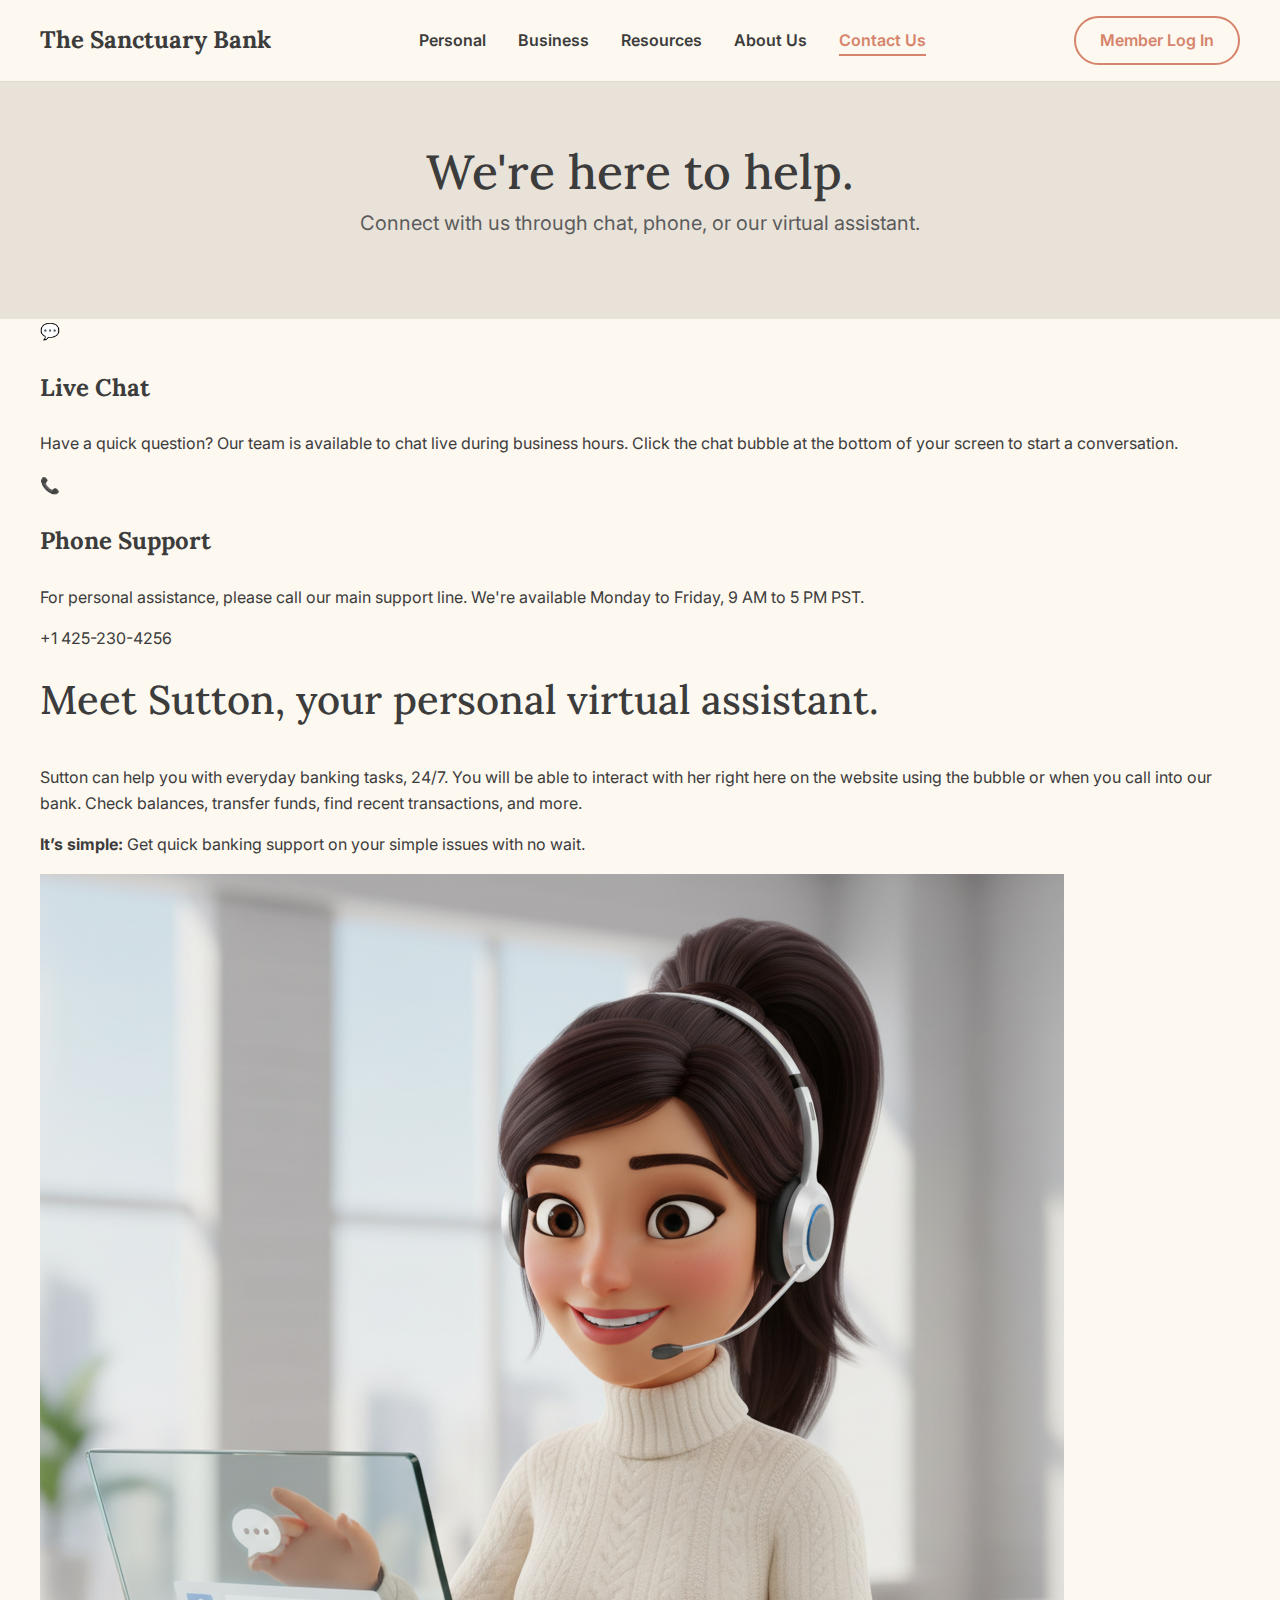
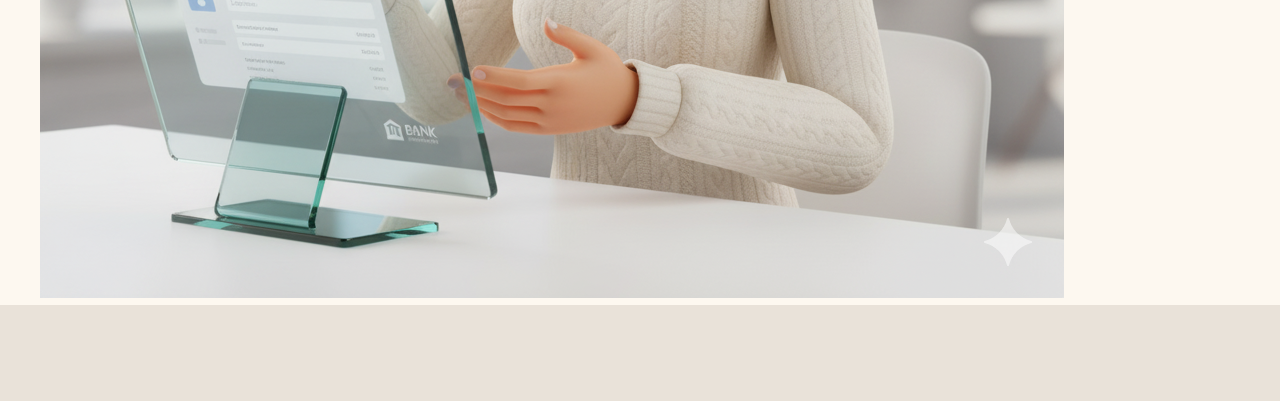
<file: contact.html>
<!DOCTYPE html>
<html lang="en">
<head>
    <meta charset="UTF-8">
    <meta name="viewport" content="width=device-width, initial-scale=1.0">
    <script async src="https://api.glia.com/salemove_integration.js"></script>
    <title>Contact Us | The Sanctuary Bank</title>
    <link rel="stylesheet" href="style.css">
    <link rel="icon" type="image/png" href="favicon.png">
    <link rel="preconnect" href="https://fonts.googleapis.com">
    <link rel="preconnect" href="https://fonts.gstatic.com" crossorigin>
    <link href="https://fonts.googleapis.com/css2?family=Inter:wght@400;600&family=Lora:wght@500;700&display=swap" rel="stylesheet">
</head>
<body>

    <header class="main-header">
        <div class="container">
             <a href="index.html" class="logo">The Sanctuary Bank</a>
            <nav class="main-nav">
                <ul>
                    <li><a href="personal.html">Personal</a></li>
                    <li><a href="business.html">Business</a></li>
                    <li><a href="resources.html">Resources</a></li>
                    <li><a href="aboutus.html">About Us</a></li>
                    <li><a href="contact.html" class="active">Contact Us</a></li>
                </ul>
            </nav>
            <a href="login.html" class="cta-button login-button">Member Log In</a>
        </div>
    </header>

    <main>
        <section class="page-hero">
            <div class="container">
                <h1>We're here to help.</h1>
                <h2>Connect with us through chat, phone, or our virtual assistant.</h2>
            </div>
        </section>

        <section class="contact-options">
            <div class="container">
                <div class="contact-card">
                    <div class="contact-icon">💬</div>
                    <h3>Live Chat</h3>
                    <p>Have a quick question? Our team is available to chat live during business hours. Click the chat bubble at the bottom of your screen to start a conversation.</p>
                </div>
                <div class="contact-card">
                    <div class="contact-icon">📞</div>
                    <h3>Phone Support</h3>
                    <p>For personal assistance, please call our main support line. We're available Monday to Friday, 9 AM to 5 PM PST.</p>
                    <p class="phone-number">+1 425-230-4256</p>
                </div>
            </div>
        </section>
        
        <section class="virtual-assistant">
            <div class="container">
                <div class="va-text">
                    <h2>Meet Sutton, your personal virtual assistant.</h2>
                    <p>Sutton can help you with everyday banking tasks, 24/7. You will be able to interact with her right here on the website using the bubble or when you call into our bank. Check balances, transfer funds, find recent transactions, and more.</p>
                    <p><strong>It’s simple:</strong> Get quick banking support on your simple issues with no wait.</p>
                </div>
                <div class="va-image">
                    <img src="sutton.png" alt="An image of Sutton the virtual assistant">
                </div>
            </div>
        </section>

    </main>

    <footer class="main-footer">
        <div class="container">
           </div>
    </footer>

</body>
</html>
</file>
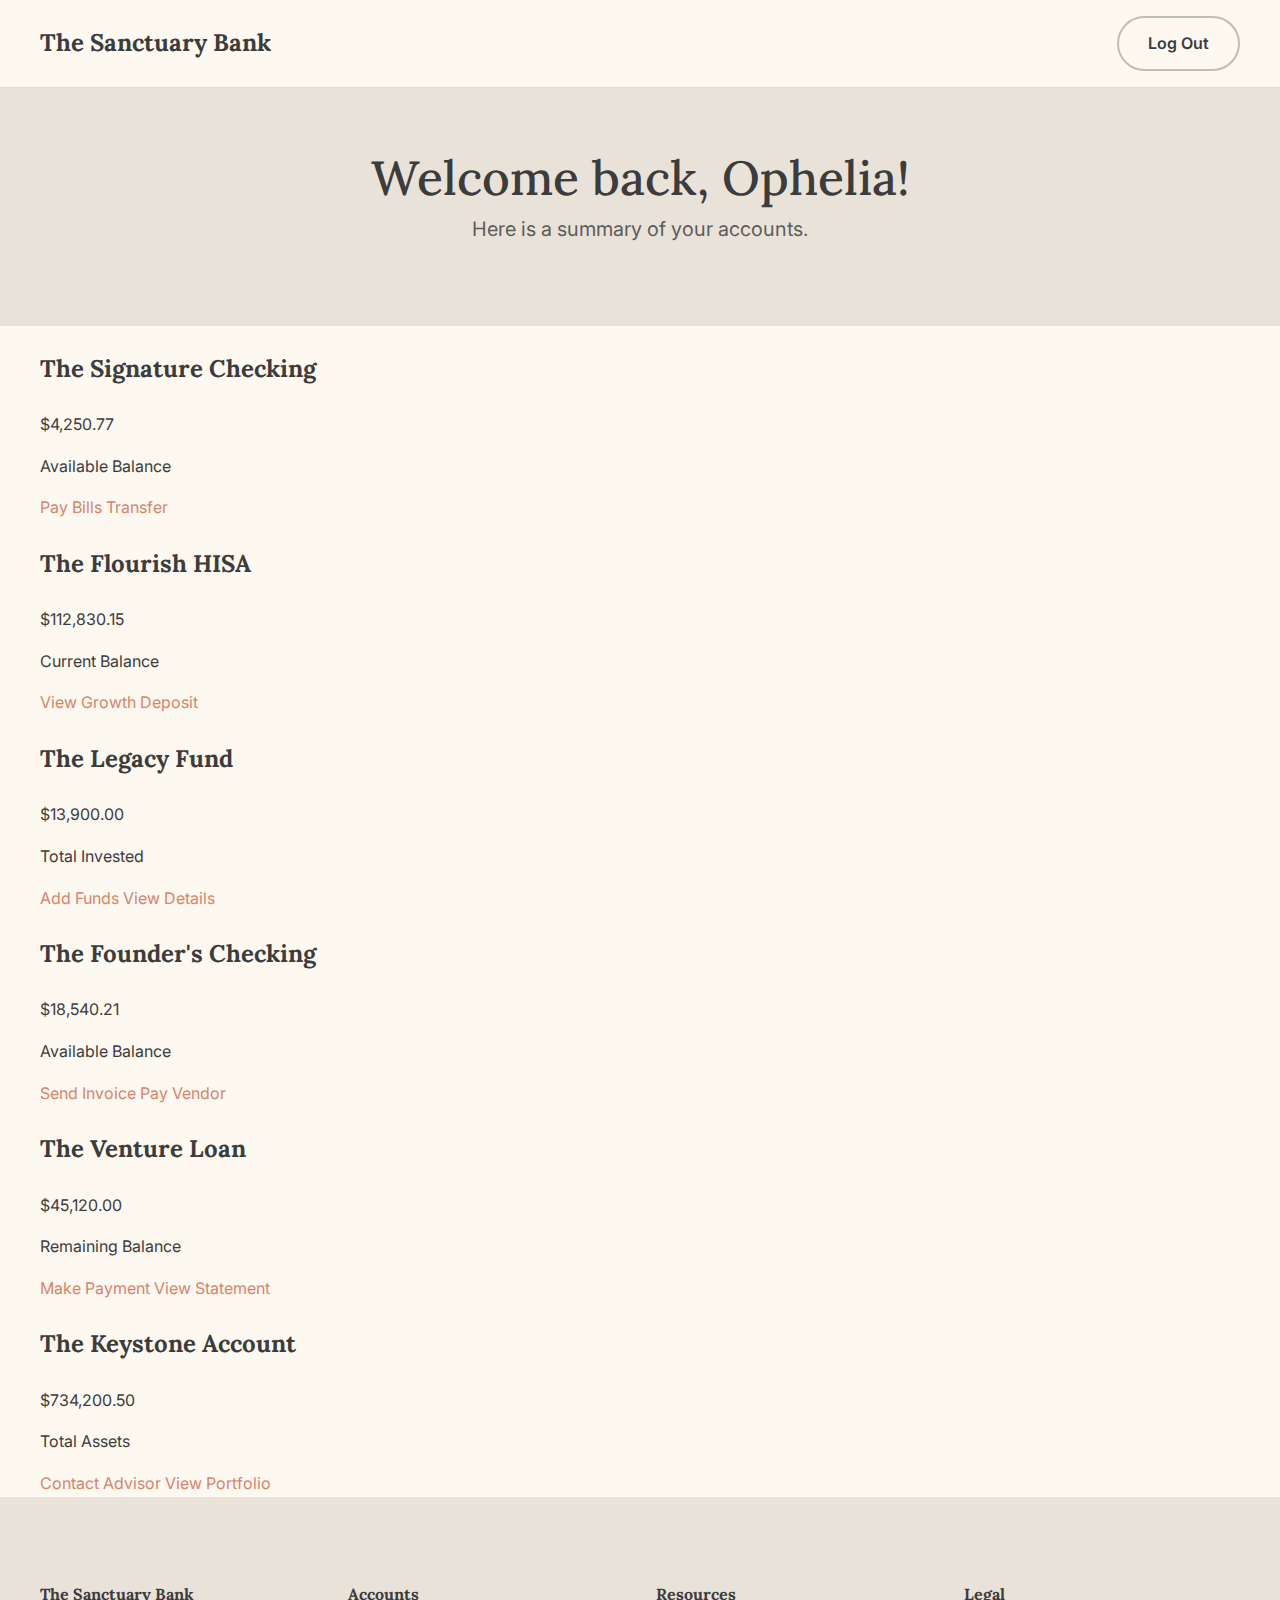
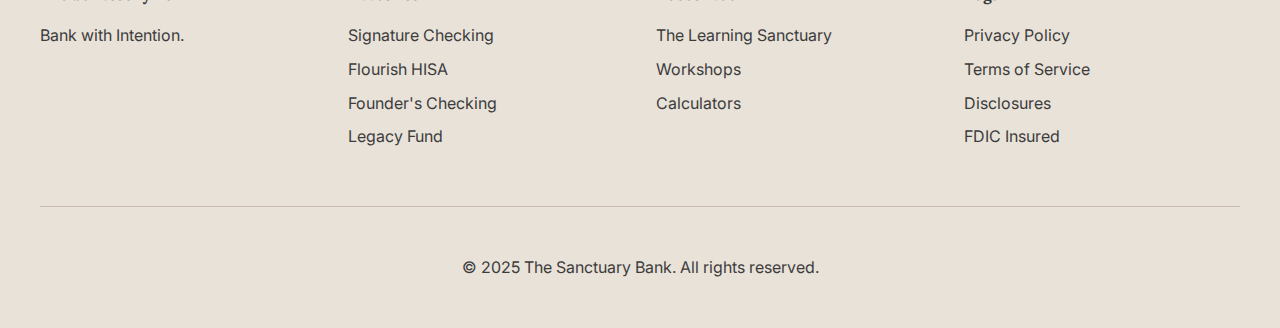
<file: dashboard.html>
<!DOCTYPE html>
<html lang="en">
<head>
    <meta charset="UTF-8">
    <meta name="viewport" content="width=device-width, initial-scale=1.0">
    <script async src="https://api.glia.com/salemove_integration.js"></script>
    <title>Member Dashboard | The Sanctuary Bank</title>
    <link rel="stylesheet" href="style.css">
    <link rel="icon" type="image/png" href="favicon.png">
    <link rel="preconnect" href="https://fonts.googleapis.com">
    <link rel="preconnect" href="https://fonts.gstatic.com" crossorigin>
    <link href="https://fonts.googleapis.com/css2?family=Inter:wght@400;600&family=Lora:wght@500;700&display=swap" rel="stylesheet">
</head>
<body>

    <header class="main-header">
        <div class="container">
            <a href="index.html" class="logo">The Sanctuary Bank</a>
            <nav class="main-nav">
                </nav>
            <a href="index.html" class="cta-button secondary">Log Out</a>
        </div>
    </header>

    <main>
        <section class="page-hero">
            <div class="container">
                <h1>Welcome back, Ophelia!</h1>
                <h2>Here is a summary of your accounts.</h2>
            </div>
        </section>

        <section class="dashboard-grid">
            <div class="container">
                <div class="dashboard-card">
                    <h3>The Signature Checking</h3>
                    <p class="balance">$4,250.77</p>
                    <p class="balance-label">Available Balance</p>
                    <div class="card-actions">
                        <a href="#">Pay Bills</a>
                        <a href="#">Transfer</a>
                    </div>
                </div>
                <div class="dashboard-card">
                    <h3>The Flourish HISA</h3>
                    <p class="balance">$112,830.15</p>
                    <p class="balance-label">Current Balance</p>
                    <div class="card-actions">
                        <a href="#">View Growth</a>
                        <a href="#">Deposit</a>
                    </div>
                </div>
                <div class="dashboard-card">
                    <h3>The Legacy Fund</h3>
                    <p class="balance">$13,900.00</p>
                    <p class="balance-label">Total Invested</p>
                    <div class="card-actions">
                        <a href="#">Add Funds</a>
                        <a href="#">View Details</a>
                    </div>
                </div>

                <div class="dashboard-card">
                    <h3>The Founder's Checking</h3>
                    <p class="balance">$18,540.21</p>
                    <p class="balance-label">Available Balance</p>
                    <div class="card-actions">
                        <a href="#">Send Invoice</a>
                        <a href="#">Pay Vendor</a>
                    </div>
                </div>
                <div class="dashboard-card">
                    <h3>The Venture Loan</h3>
                    <p class="balance">$45,120.00</p>
                    <p class="balance-label">Remaining Balance</p>
                    <div class="card-actions">
                        <a href="#">Make Payment</a>
                        <a href="#">View Statement</a>
                    </div>
                </div>

                <div class="dashboard-card">
                    <h3>The Keystone Account</h3>
                    <p class="balance">$734,200.50</p>
                    <p class="balance-label">Total Assets</p>
                    <div class="card-actions">
                        <a href="#">Contact Advisor</a>
                        <a href="#">View Portfolio</a>
                    </div>
                </div>
            </div>
        </section>

    </main>

    <footer class="main-footer">
        <div class="container">
           <div class="footer-grid">
                <div class="footer-column">
                    <h4>The Sanctuary Bank</h4>
                    <p>Bank with Intention.</p>
                </div>
                <div class="footer-column">
                    <h4>Accounts</h4>
                    <ul>
                        <li><a href="#">Signature Checking</a></li>
                        <li><a href="#">Flourish HISA</a></li>
                        <li><a href="#">Founder's Checking</a></li>
                        <li><a href="#">Legacy Fund</a></li>
                    </ul>
                </div>
                <div class="footer-column">
                    <h4>Resources</h4>
                    <ul>
                        <li><a href="#">The Learning Sanctuary</a></li>
                        <li><a href="#">Workshops</a></li>
                        <li><a href="#">Calculators</a></li>
                    </ul>
                </div>
                 <div class="footer-column">
                    <h4>Legal</h4>
                    <ul>
                        <li><a href="#">Privacy Policy</a></li>
                        <li><a href="#">Terms of Service</a></li>
                        <li><a href="#">Disclosures</a></li>
                        <li>FDIC Insured</li>
                    </ul>
                </div>
            </div>
            <div class="footer-bottom">
                <p>&copy; 2025 The Sanctuary Bank. All rights reserved.</p>
            </div>
        </div>
    </footer>
    
</body>
</html>
</file>
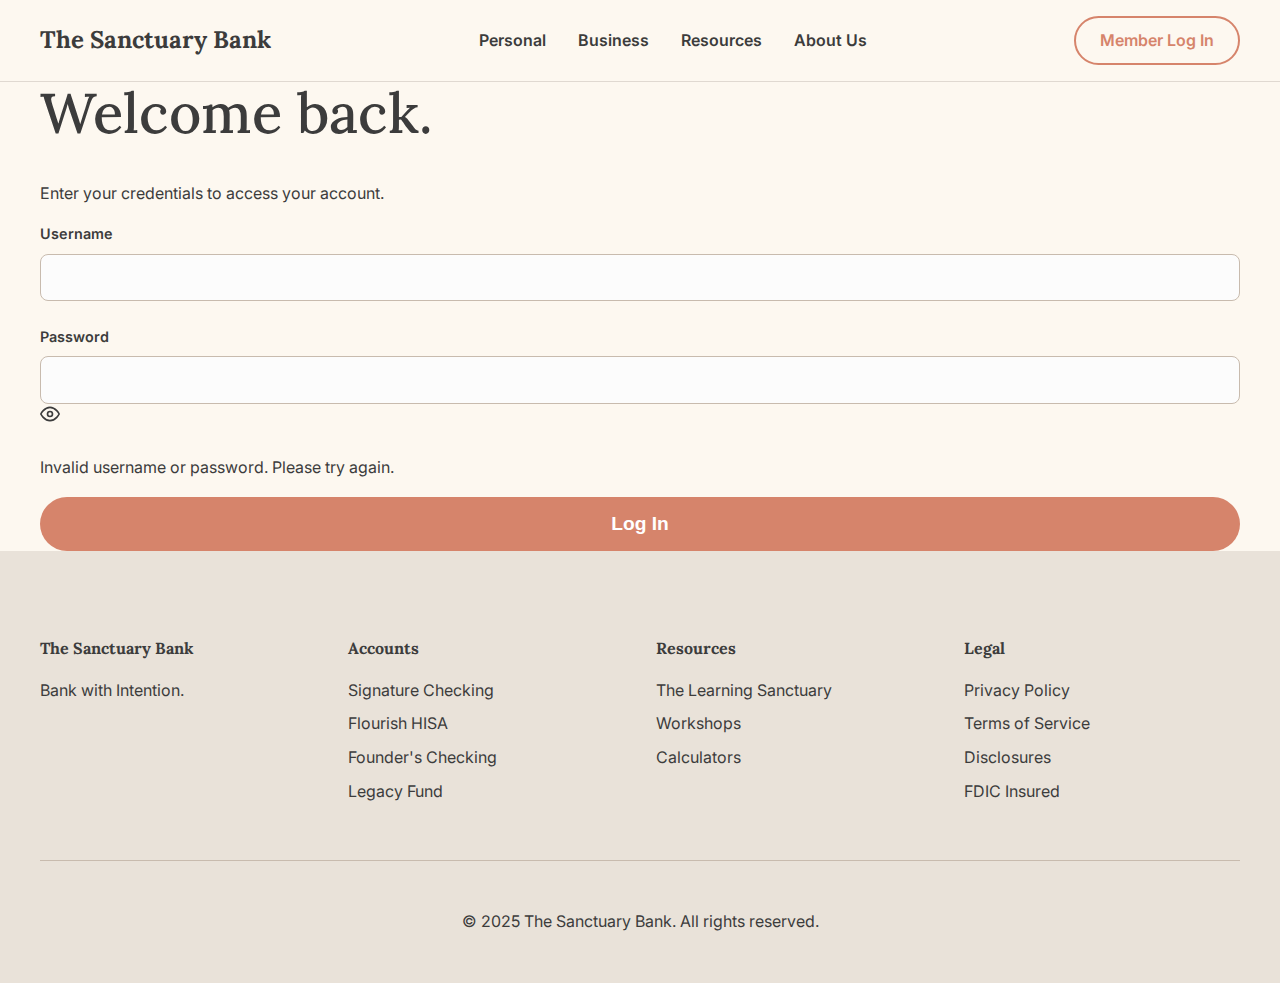
<file: login.html>
<!DOCTYPE html>
<html lang="en">
<head>
    <meta charset="UTF-8">
    <meta name="viewport" content="width=device-width, initial-scale=1.0">
    <title>Member Log In | The Sanctuary Bank</title>
    <link rel="stylesheet" href="style.css">
    <link rel="icon" type="image/png" href="favicon.png">
    <link rel="preconnect" href="https://fonts.googleapis.com">
    <link rel="preconnect" href="https://fonts.gstatic.com" crossorigin>
    <link href="https://fonts.googleapis.com/css2?family=Inter:wght@400;600&family=Lora:wght@500;700&display=swap" rel="stylesheet">
</head>
<body>

    <header class="main-header">
        <div class="container">
            <a href="index.html" class="logo">The Sanctuary Bank</a>
            </a>
            <nav class="main-nav">
                <ul>
                    <li><a href="personal.html">Personal</a></li>
                    <li><a href="business.html">Business</a></li>
                    <li><a href="resources.html">Resources</a></li>
                    <li><a href="about.html">About Us</a></li>
                </ul>
            </nav>
            <a href="login.html" class="cta-button login-button">Member Log In</a>
        </div>
    </header>

    <main>
        <section class="login-section">
            <div class="container">
                <div class="login-box">
                    <h1>Welcome back.</h1>
                    <p>Enter your credentials to access your account.</p>
                    <form id="login-form">
                        <div class="form-group">
                            <label for="username">Username</label>
                            <input type="text" id="username" name="username" required>
                        </div>
                        <div class="form-group password-wrapper">
    <label for="password">Password</label>
    <input type="password" id="password" name="password" required>
    <span id="toggle-password" class="toggle-password-icon">
        <svg xmlns="http://www.w3.org/2000/svg" width="20" height="20" viewBox="0 0 24 24" fill="none" stroke="currentColor" stroke-width="2" stroke-linecap="round" stroke-linejoin="round"><path d="M1 12s4-8 11-8 11 8 11 8-4 8-11 8-11-8-11-8z"></path><circle cx="12" cy="12" r="3"></circle></svg>
    </span>
</div>
                        <p id="error-message" class="error-message">Invalid username or password. Please try again.</p>
                        <button type="submit" class="cta-button primary form-submit-button">Log In</button>
                    </form>
                </div>
            </div>
        </section>
    </main>

    <footer class="main-footer">
        <div class="container">
           <div class="footer-grid">
                <div class="footer-column">
                    <h4>The Sanctuary Bank</h4>
                    <p>Bank with Intention.</p>
                </div>
                <div class="footer-column">
                    <h4>Accounts</h4>
                    <ul>
                        <li><a href="#">Signature Checking</a></li>
                        <li><a href="#">Flourish HISA</a></li>
                        <li><a href="#">Founder's Checking</a></li>
                        <li><a href="#">Legacy Fund</a></li>
                    </ul>
                </div>
                <div class="footer-column">
                    <h4>Resources</h4>
                    <ul>
                        <li><a href="#">The Learning Sanctuary</a></li>
                        <li><a href="#">Workshops</a></li>
                        <li><a href="#">Calculators</a></li>
                    </ul>
                </div>
                 <div class="footer-column">
                    <h4>Legal</h4>
                    <ul>
                        <li><a href="#">Privacy Policy</a></li>
                        <li><a href="#">Terms of Service</a></li>
                        <li><a href="#">Disclosures</a></li>
                        <li>FDIC Insured</li>
                    </ul>
                </div>
            </div>
            <div class="footer-bottom">
                <p>&copy; 2025 The Sanctuary Bank. All rights reserved.</p>
            </div>
        </div>
    </footer>
    
    <script src="script.js"></script>
</body>
</html>
</file>
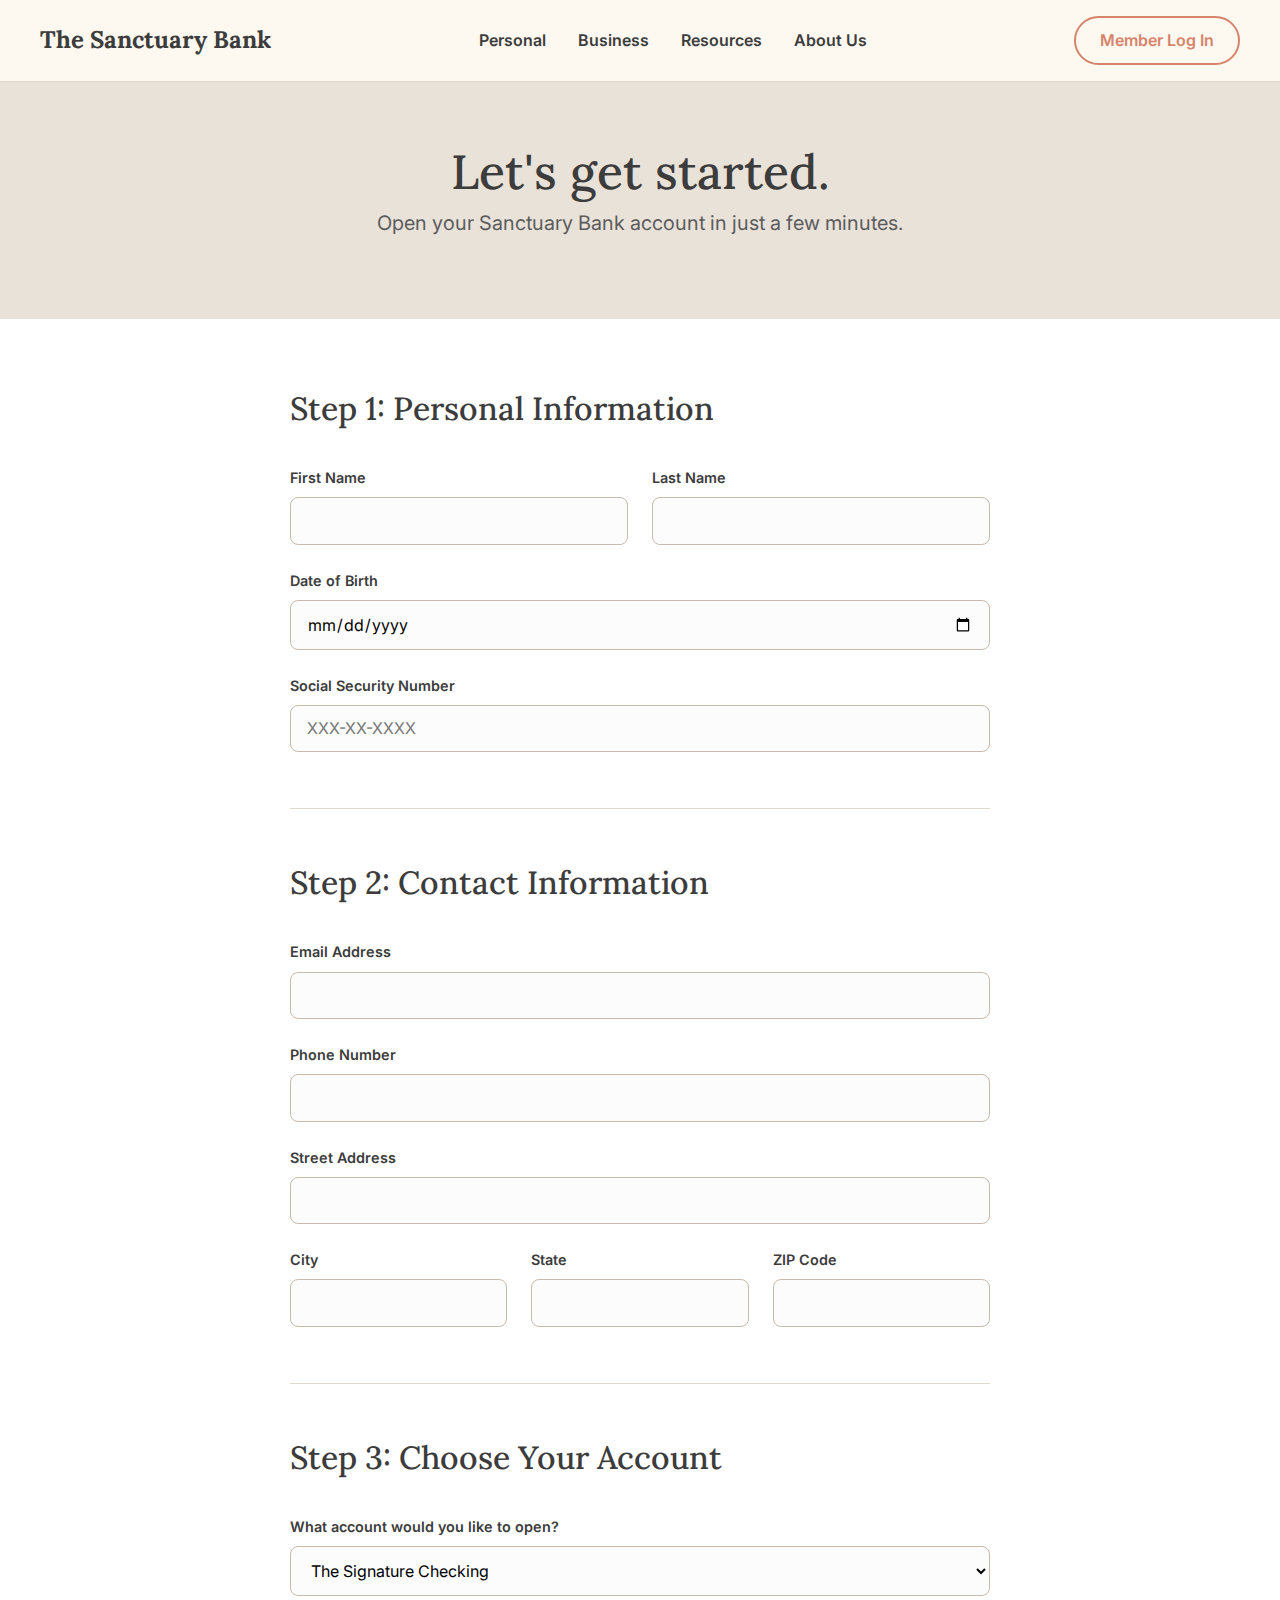
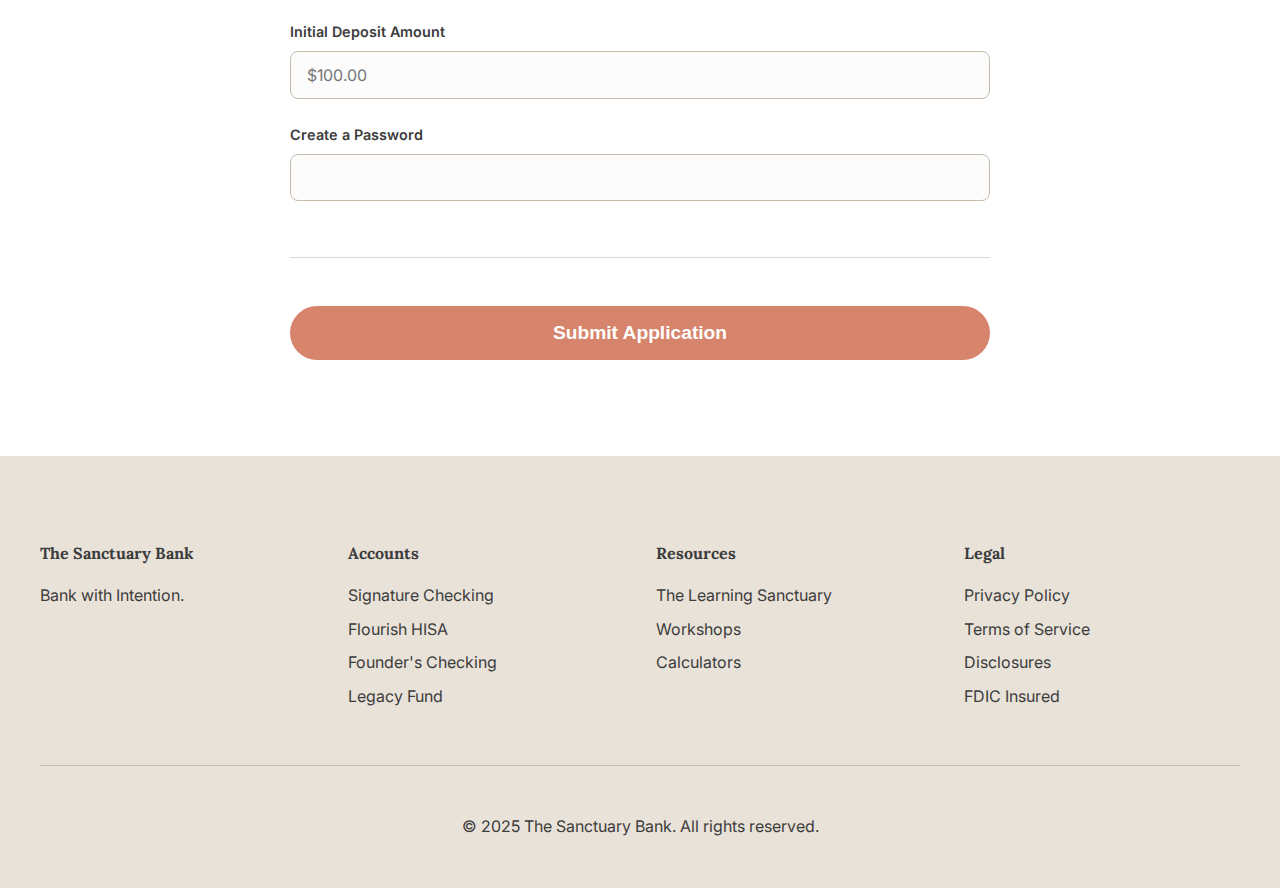
<file: open-account.html>
<!DOCTYPE html>
<html lang="en">
<head>
    <meta charset="UTF-8">
    <meta name="viewport" content="width=device-width, initial-scale=1.0">
    <title>Open an Account | The Sanctuary Bank</title>
    <link rel="stylesheet" href="style.css">
    <link rel="icon" type="image/png" href="favicon.png">
    <link rel="preconnect" href="https://fonts.googleapis.com">
    <link rel="preconnect" href="https://fonts.gstatic.com" crossorigin>
    <link href="https://fonts.googleapis.com/css2?family=Inter:wght@400;600&family=Lora:wght@500;700&display=swap" rel="stylesheet">
</head>
<body>

    <header class="main-header">
        <div class="container">
            <a href="index.html" class="logo">The Sanctuary Bank</a>
            <nav class="main-nav">
                <ul>
                    <li><a href="personal.html">Personal</a></li>
                    <li><a href="business.html">Business</a></li>
                    <li><a href="resources.html">Resources</a></li>
                    <li><a href="about.html">About Us</a></li>
                </ul>
            </nav>
            <a href="login.html" class="cta-button login-button">Member Log In</a>
        </div>
    </header>

    <main>
        <section class="page-hero">
            <div class="container">
                <h1>Let's get started.</h1>
                <h2>Open your Sanctuary Bank account in just a few minutes.</h2>
            </div>
        </section>

        <section class="account-form-section">
            <div class="container">
                <form class="account-form">
                    <fieldset class="form-step">
                        <legend>Step 1: Personal Information</legend>
                        <div class="form-row">
                            <div class="form-group">
                                <label for="first-name">First Name</label>
                                <input type="text" id="first-name" name="first-name" required>
                            </div>
                            <div class="form-group">
                                <label for="last-name">Last Name</label>
                                <input type="text" id="last-name" name="last-name" required>
                            </div>
                        </div>
                        <div class="form-group">
                            <label for="dob">Date of Birth</label>
                            <input type="date" id="dob" name="dob" required>
                        </div>
                        <div class="form-group">
                            <label for="ssn">Social Security Number</label>
                            <input type="text" id="ssn" name="ssn" placeholder="XXX-XX-XXXX" required>
                        </div>
                    </fieldset>

                    <fieldset class="form-step">
                        <legend>Step 2: Contact Information</legend>
                        <div class="form-group">
                            <label for="email">Email Address</label>
                            <input type="email" id="email" name="email" required>
                        </div>
                         <div class="form-group">
                            <label for="phone">Phone Number</label>
                            <input type="tel" id="phone" name="phone" required>
                        </div>
                        <div class="form-group">
                            <label for="address">Street Address</label>
                            <input type="text" id="address" name="address" required>
                        </div>
                        <div class="form-row">
                            <div class="form-group">
                                <label for="city">City</label>
                                <input type="text" id="city" name="city" required>
                            </div>
                            <div class="form-group">
                                <label for="state">State</label>
                                <input type="text" id="state" name="state" required>
                            </div>
                            <div class="form-group">
                                <label for="zip">ZIP Code</label>
                                <input type="text" id="zip" name="zip" required>
                            </div>
                        </div>
                    </fieldset>

                    <fieldset class="form-step">
                        <legend>Step 3: Choose Your Account</legend>
                        <div class="form-group">
                             <label for="account-type">What account would you like to open?</label>
                             <select id="account-type" name="account-type">
                                <option value="signature">The Signature Checking</option>
                                <option value="flourish">The Flourish HISA</option>
                                <option value="founder">The Founder's Checking</option>
                             </select>
                        </div>
                        <div class="form-group">
                            <label for="initial-deposit">Initial Deposit Amount</label>
                            <input type="text" id="initial-deposit" name="initial-deposit" placeholder="$100.00">
                        </div>
                         <div class="form-group">
                            <label for="password">Create a Password</label>
                            <input type="password" id="password" name="password" required>
                        </div>
                    </fieldset>
                    
                    <button type="submit" class="cta-button primary form-submit-button">Submit Application</button>
                </form>
            </div>
        </section>
    </main>

    <footer class="main-footer">
        <div class="container">
           <div class="footer-grid">
                <div class="footer-column">
                    <h4>The Sanctuary Bank</h4>
                    <p>Bank with Intention.</p>
                </div>
                <div class="footer-column">
                    <h4>Accounts</h4>
                    <ul>
                        <li><a href="#">Signature Checking</a></li>
                        <li><a href="#">Flourish HISA</a></li>
                        <li><a href="#">Founder's Checking</a></li>
                        <li><a href="#">Legacy Fund</a></li>
                    </ul>
                </div>
                <div class="footer-column">
                    <h4>Resources</h4>
                    <ul>
                        <li><a href="#">The Learning Sanctuary</a></li>
                        <li><a href="#">Workshops</a></li>
                        <li><a href="#">Calculators</a></li>
                    </ul>
                </div>
                 <div class="footer-column">
                    <h4>Legal</h4>
                    <ul>
                        <li><a href="#">Privacy Policy</a></li>
                        <li><a href="#">Terms of Service</a></li>
                        <li><a href="#">Disclosures</a></li>
                        <li>FDIC Insured</li>
                    </ul>
                </div>
            </div>
            <div class="footer-bottom">
                <p>&copy; 2025 The Sanctuary Bank. All rights reserved.</p>
            </div>
        </div>
    </footer>

</body>
</html>
</file>
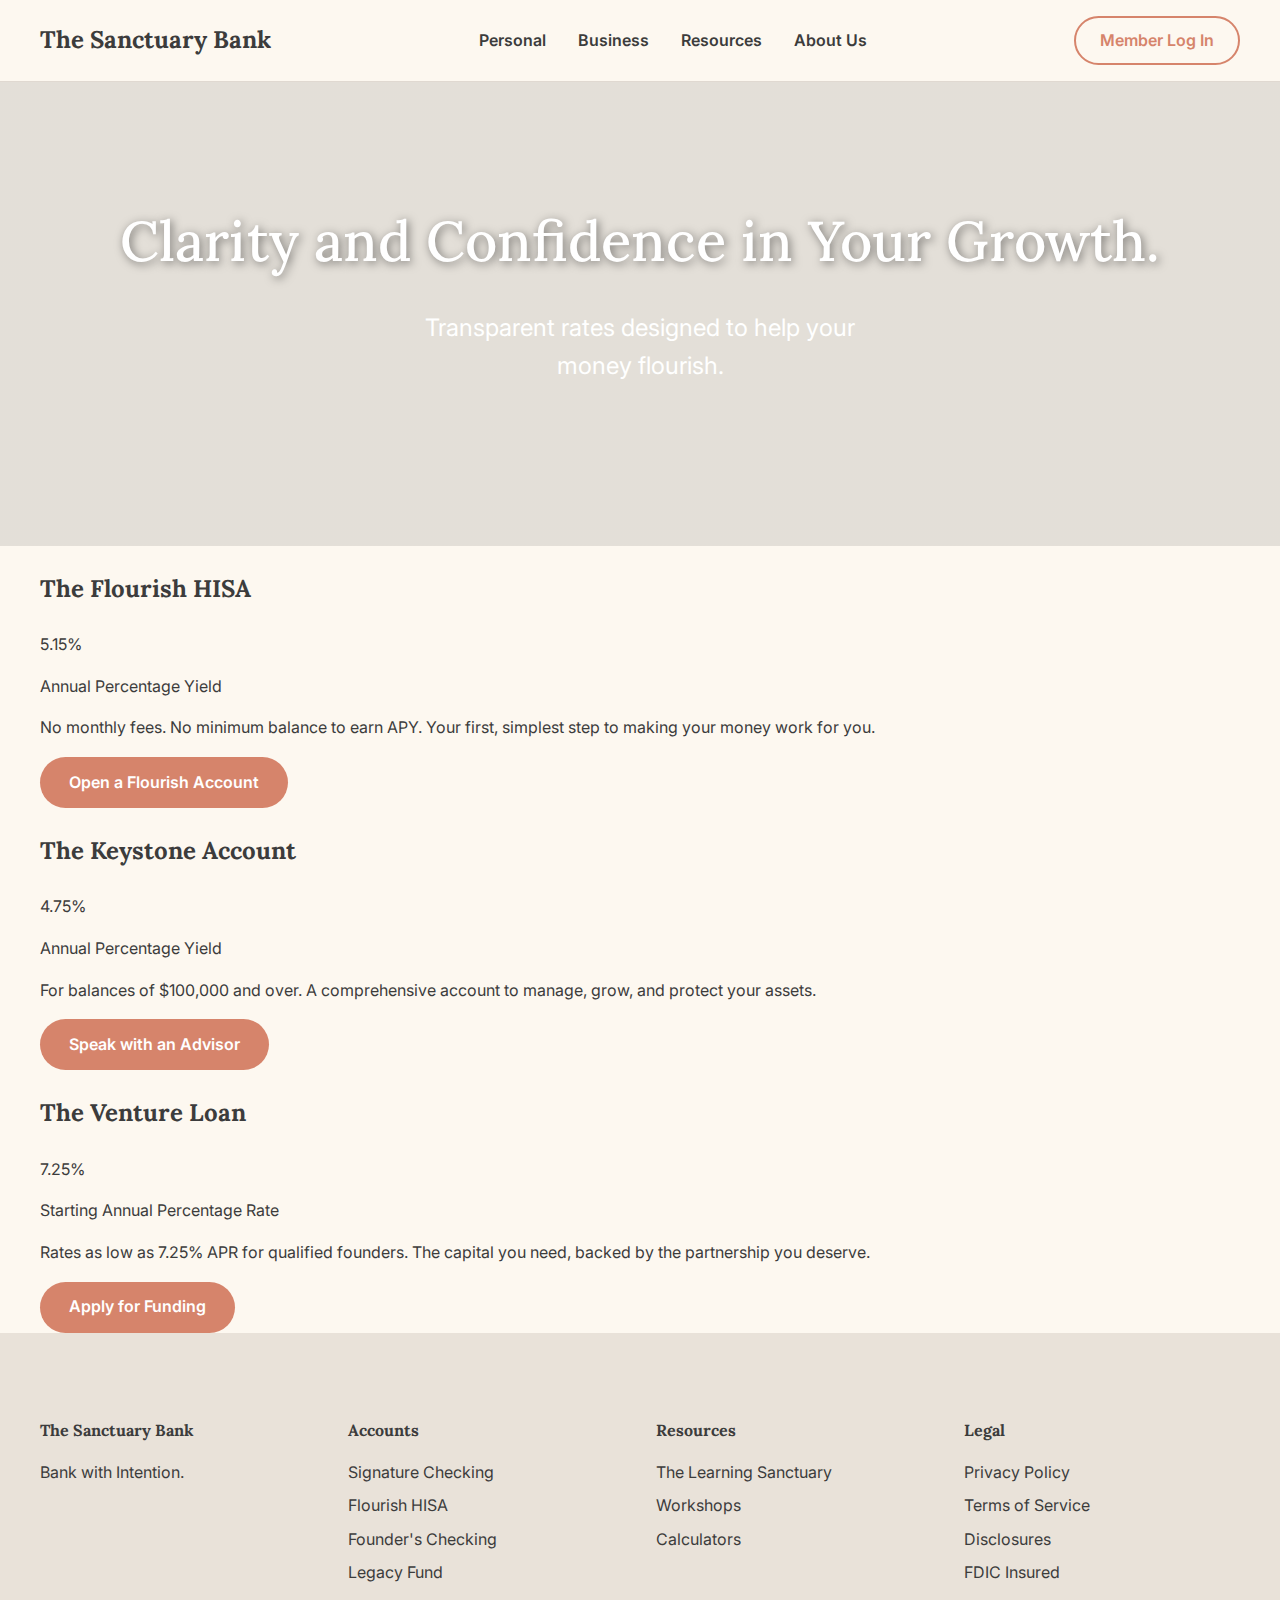
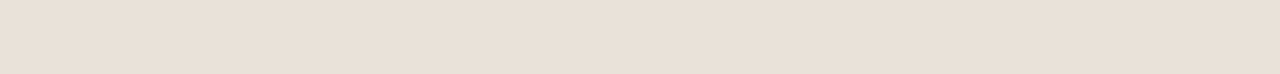
<file: rates.html>
<!DOCTYPE html>
<html lang="en">
<head>
    <meta charset="UTF-8">
    <meta name="viewport" content="width=device-width, initial-scale=1.0">
    <title>Explore Our Rates | The Sanctuary Bank</title>
    <link rel="stylesheet" href="style.css">
    <link rel="icon" type="image/png" href="favicon.png">
    <link rel="preconnect" href="https://fonts.googleapis.com">
    <link rel="preconnect" href="https://fonts.gstatic.com" crossorigin>
    <link href="https://fonts.googleapis.com/css2?family=Inter:wght@400;600&family=Lora:wght@500;700&display=swap" rel="stylesheet">
</head>
<body>

    <header class="main-header">
        <div class="container">
            <a href="index.html" class="logo">The Sanctuary Bank</a>
            <nav class="main-nav">
                <ul>
                    <li><a href="personal.html">Personal</a></li>
                    <li><a href="business.html">Business</a></li>
                    <li><a href="resources.html">Resources</a></li>
                    <li><a href="about.html">About Us</a></li>
                </ul>
            </nav>
            <a href="login.html" class="cta-button login-button">Member Log In</a>
        </div>
    </header>

    <main>
        <section class="hero rates-hero">
            <div class="container">
                <h1>Clarity and Confidence in Your Growth.</h1>
                <h2>Transparent rates designed to help your money flourish.</h2>
            </div>
        </section>

        <section class="rates-modules">
            <div class="container">
                <div class="rate-card">
                    <h3>The Flourish HISA</h3>
                    <p class="rate">5.15%</p>
                    <p class="rate-label">Annual Percentage Yield</p>
                    <p class="rate-info">No monthly fees. No minimum balance to earn APY. Your first, simplest step to making your money work for you.</p>
                    <a href="open-account.html" class="cta-button primary">Open a Flourish Account</a>
                </div>
                <div class="rate-card">
                    <h3>The Keystone Account</h3>
                    <p class="rate">4.75%</p>
                    <p class="rate-label">Annual Percentage Yield</p>
                    <p class="rate-info">For balances of $100,000 and over. A comprehensive account to manage, grow, and protect your assets.</p>
                    <a href="#" class="cta-button primary">Speak with an Advisor</a>
                </div>
                <div class="rate-card">
                    <h3>The Venture Loan</h3>
                    <p class="rate">7.25%</p>
                    <p class="rate-label">Starting Annual Percentage Rate</p>
                    <p class="rate-info">Rates as low as 7.25% APR for qualified founders. The capital you need, backed by the partnership you deserve.</p>
                    <a href="#" class="cta-button primary">Apply for Funding</a>
                </div>
            </div>
        </section>

    </main>

    <footer class="main-footer">
        <div class="container">
           <div class="footer-grid">
                <div class="footer-column">
                    <h4>The Sanctuary Bank</h4>
                    <p>Bank with Intention.</p>
                </div>
                <div class="footer-column">
                    <h4>Accounts</h4>
                    <ul>
                        <li><a href="#">Signature Checking</a></li>
                        <li><a href="#">Flourish HISA</a></li>
                        <li><a href="#">Founder's Checking</a></li>
                        <li><a href="#">Legacy Fund</a></li>
                    </ul>
                </div>
                <div class="footer-column">
                    <h4>Resources</h4>
                    <ul>
                        <li><a href="#">The Learning Sanctuary</a></li>
                        <li><a href="#">Workshops</a></li>
                        <li><a href="#">Calculators</a></li>
                    </ul>
                </div>
                 <div class="footer-column">
                    <h4>Legal</h4>
                    <ul>
                        <li><a href="#">Privacy Policy</a></li>
                        <li><a href="#">Terms of Service</a></li>
                        <li><a href="#">Disclosures</a></li>
                        <li>FDIC Insured</li>
                    </ul>
                </div>
</file>
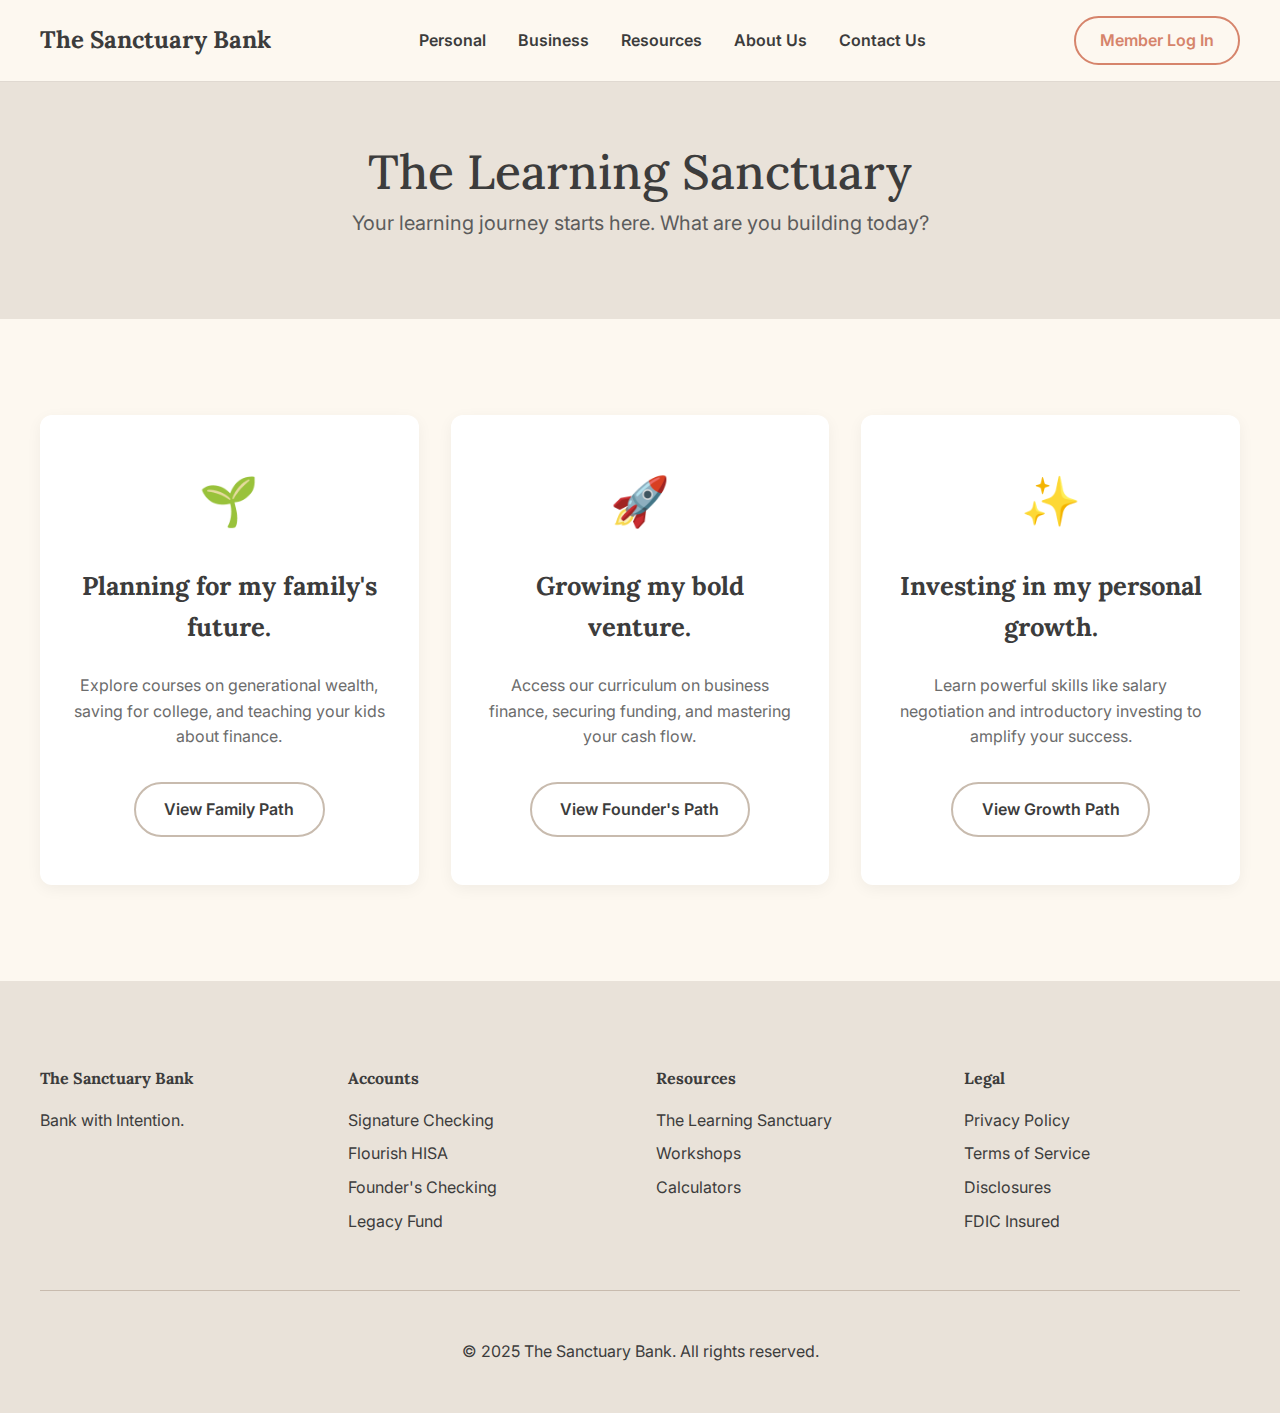
<file: resources.html>
<!DOCTYPE html>
<html lang="en">
<head>
    <meta charset="UTF-8">
    <meta name="viewport" content="width=device-width, initial-scale=1.0">
    <script async src="https://api.glia.com/salemove_integration.js"></script>
    <title>Resources | The Sanctuary Bank</title>
    <link rel="stylesheet" href="style.css">
    <link rel="icon" type="image/png" href="favicon.png">
    <link rel="preconnect" href="https://fonts.googleapis.com">
    <link rel="preconnect" href="https://fonts.gstatic.com" crossorigin>
    <link href="https://fonts.googleapis.com/css2?family=Inter:wght@400;600&family=Lora:wght@500;700&display=swap" rel="stylesheet">
</head>
<body>

    <header class="main-header">
        <div class="container">
           <a href="index.html" class="logo">The Sanctuary Bank</a>
            <nav class="main-nav">
                <ul>
    <li><a href="personal.html">Personal</a></li>
    <li><a href="business.html">Business</a></li>
    <li><a href="resources.html">Resources</a></li>
    <li><a href="aboutus.html">About Us</a></li>
    <li><a href="contact.html">Contact Us</a></li>
</ul>
            </nav>
            <a href="login.html" class="cta-button login-button">Member Log In</a>
        </div>
    </header>

    <main>
        <section class="page-hero">
            <div class="container">
                <h1>The Learning Sanctuary</h1>
                <h2>Your learning journey starts here. What are you building today?</h2>
            </div>
        </section>

        <section class="guided-path">
            <div class="container">
                <div class="path-option-card">
                    <div class="path-icon">🌱</div>
                    <h3>Planning for my family's future.</h3>
                    <p>Explore courses on generational wealth, saving for college, and teaching your kids about finance.</p>
                    <a href="#" class="cta-button secondary">View Family Path</a>
                </div>
                <div class="path-option-card">
                    <div class="path-icon">🚀</div>
                    <h3>Growing my bold venture.</h3>
                    <p>Access our curriculum on business finance, securing funding, and mastering your cash flow.</p>
                    <a href="#" class="cta-button secondary">View Founder's Path</a>
                </div>
                <div class="path-option-card">
                    <div class="path-icon">✨</div>
                    <h3>Investing in my personal growth.</h3>
                    <p>Learn powerful skills like salary negotiation and introductory investing to amplify your success.</p>
                    <a href="#" class="cta-button secondary">View Growth Path</a>
                </div>
            </div>
        </section>

    </main>

    <footer class="main-footer">
        <div class="container">
            <div class="footer-grid">
                <div class="footer-column">
                    <h4>The Sanctuary Bank</h4>
                    <p>Bank with Intention.</p>
                </div>
                <div class="footer-column">
                    <h4>Accounts</h4>
                    <ul>
                        <li><a href="#">Signature Checking</a></li>
                        <li><a href="#">Flourish HISA</a></li>
                        <li><a href="#">Founder's Checking</a></li>
                        <li><a href="#">Legacy Fund</a></li>
                    </ul>
                </div>
                <div class="footer-column">
                    <h4>Resources</h4>
                    <ul>
                        <li><a href="#">The Learning Sanctuary</a></li>
                        <li><a href="#">Workshops</a></li>
                        <li><a href="#">Calculators</a></li>
                    </ul>
                </div>
                 <div class="footer-column">
                    <h4>Legal</h4>
                    <ul>
                        <li><a href="#">Privacy Policy</a></li>
                        <li><a href="#">Terms of Service</a></li>
                        <li><a href="#">Disclosures</a></li>
                        <li>FDIC Insured</li>
                    </ul>
                </div>
            </div>
            <div class="footer-bottom">
                <p>&copy; 2025 The Sanctuary Bank. All rights reserved.</p>
            </div>
        </div>
    </footer>

</body>
</html>
</file>
<file: style.css>
/* --- Global Styles & Variables --- */
:root {
    --color-cream: #FDF8F0;
    --color-terracotta: #D6846B;
    --color-taupe: #C8BBAE;
    --color-charcoal: #3C3C3C;
    --color-white: #FFFFFF;

    --font-serif: 'Lora', serif;
    --font-sans: 'Inter', sans-serif;
}

body {
    margin: 0;
    font-family: var(--font-sans);
    background-color: var(--color-cream);
    color: var(--color-charcoal);
    line-height: 1.6;
}

.container {
    max-width: 1200px;
    margin: 0 auto;
    padding: 0 2rem;
}

h1, h2 {
    font-family: var(--font-serif);
    font-weight: 500;
    margin-top: 0;
}

h1 { font-size: 3.5rem; line-height: 1.1; }
h2 { font-size: 2.5rem; }
h3 { font-size: 1.5rem; font-family: var(--font-serif); }

p { font-size: 1rem; }
a { color: var(--color-terracotta); text-decoration: none; }

/* --- Header & Navigation --- */
.main-header {
    background: var(--color-cream);
    border-bottom: 1px solid #e0d9d1;
    padding: 1rem 0;
}
.main-header .container {
    display: flex;
    justify-content: space-between;
    align-items: center;
}
.logo {
    font-family: var(--font-serif);
    font-weight: 700;
    font-size: 1.5rem;
    color: var(--color-charcoal);
}
.main-nav ul {
    margin: 0;
    padding: 0;
    list-style: none;
    display: flex;
    gap: 2rem;
}
.main-nav a {
    color: var(--color-charcoal);
    font-weight: 600;
    transition: color 0.3s;
}
.main-nav a:hover {
    color: var(--color-terracotta);
}

/* --- Call-to-Action Buttons --- */
.cta-button {
    display: inline-block;
    padding: 0.8rem 1.8rem;
    border-radius: 50px;
    font-weight: 600;
    text-align: center;
    transition: all 0.3s ease;
}
.cta-button.primary {
    background-color: var(--color-terracotta);
    color: var(--color-white);
}
.cta-button.primary:hover {
    background-color: #c9735a;
    transform: translateY(-2px);
}
.cta-button.secondary {
    background-color: transparent;
    color: var(--color-charcoal);
    border: 2px solid var(--color-taupe);
}
.cta-button.secondary:hover {
    background-color: var(--color-taupe);
    color: var(--color-white);
}
.cta-button.login-button {
    border: 2px solid var(--color-terracotta);
    color: var(--color-terracotta);
    padding: 0.6rem 1.5rem;
}
.cta-button.login-button:hover {
     background-color: var(--color-terracotta);
    color: var(--color-white);
}


/* --- Hero Section --- */
.hero {
    background-image: linear-gradient(rgba(0,0,0,0.1), rgba(0,0,0,0.1)), url('https://images.unsplash.com/photo-1543269865-cbf427effbad?q=80&w=2070');
    background-size: cover;
    background-position: center 30%;
    color: var(--color-white);
    text-align: center;
    padding: 8rem 0;
}
.hero h1 {
    text-shadow: 2px 2px 10px rgba(0,0,0,0.5);
}
.hero h2 {
    font-family: var(--font-sans);
    font-weight: 400;
    font-size: 1.5rem;
    max-width: 500px;
    margin: 1rem auto 2rem;
}
.hero-buttons {
    display: flex;
    justify-content: center;
    gap: 1rem;
}
.hero .cta-button.secondary {
    border-color: var(--color-white);
    color: var(--color-white);
}
.hero .cta-button.secondary:hover {
    background-color: var(--color-white);
    color: var(--color-charcoal);
}

/* --- Paths Section --- */
.paths {
    padding: 6rem 0;
    text-align: center;
}
.path-cards {
    display: grid;
    grid-template-columns: repeat(3, 1fr);
    gap: 2rem;
    margin-top: 3rem;
    text-align: left;
}
.card {
    background: var(--color-white);
    border-radius: 12px;
    overflow: hidden;
    box-shadow: 0 4px 15px rgba(0,0,0,0.05);
    transition: transform 0.3s, box-shadow 0.3s;
}
.card:hover {
    transform: translateY(-5px);
    box-shadow: 0 8px 25px rgba(0,0,0,0.1);
}
.card img {
    width: 100%;
    height: 250px;
    object-fit: cover;
}
.card h3, .card p, .card a {
    padding: 0 1.5rem;
}
.card h3 {
    margin-top: 1.5rem;
}
.card p {
    margin-bottom: 2rem;
}
.card a {
    display: inline-block;
    font-weight: 600;
    padding-bottom: 2rem;
}

/* --- Sanctuary Feature Section --- */
.sanctuary-feature {
    padding: 6rem 0;
    background: var(--color-white);
}
.sanctuary-feature .container {
    display: grid;
    grid-template-columns: 1fr 1fr;
    gap: 4rem;
    align-items: center;
}
.feature-image img {
    width: 100%;
    border-radius: 12px;
}
.feature-text h1 {
    font-size: 3rem;
}
.feature-text p {
    font-size: 1.2rem;
    max-width: 500px;
    margin-bottom: 2rem;
}

/* --- Testimonial Section --- */
.testimonial {
    padding: 6rem 0;
    text-align: center;
}
.testimonial blockquote {
    font-family: var(--font-serif);
    font-size: 2rem;
    max-width: 800px;
    margin: 0 auto;
    line-height: 1.4;
    font-style: italic;
}
.testimonial cite {
    display: block;
    margin-top: 2rem;
    font-family: var(--font-sans);
    font-weight: 600;
    font-style: normal;
}

/* --- Footer --- */
.main-footer {
    background: #e9e2d9; /* A slightly darker cream */
    padding: 4rem 0 2rem;
    color: var(--color-charcoal);
}
.footer-grid {
    display: grid;
    grid-template-columns: repeat(4, 1fr);
    gap: 2rem;
    margin-bottom: 3rem;
}
.footer-column h4 {
    font-family: var(--font-serif);
    margin-bottom: 1rem;
}
.footer-column ul {
    list-style: none;
    padding: 0;
    margin: 0;
}
.footer-column li {
    margin-bottom: 0.5rem;
}
.footer-column a {
    color: var(--color-charcoal);
}
.footer-column a:hover {
    text-decoration: underline;
}
.footer-bottom {
    border-top: 1px solid var(--color-taupe);
    padding-top: 2rem;
    text-align: center;
    font-size: 0.9rem;
}

/* --- Responsive for Mobile --- */
@media (max-width: 768px) {
    .main-header .container { flex-direction: column; gap: 1rem; }
    .main-nav { display: none; /* Simplification; a real site needs a hamburger menu JS */ }
    h1 { font-size: 2.5rem; }
    h2 { font-size: 2rem; }
    .path-cards { grid-template-columns: 1fr; }
    .sanctuary-feature .container { grid-template-columns: 1fr; }
    .footer-grid { grid-template-columns: 1fr 1fr; }
}
/* --- Personal Page Styles --- */

.page-hero {
    background-color: #e9e2d9; /* A slightly darker cream from footer */
    text-align: center;
    padding: 4rem 0;
}

.page-hero h1 {
    font-size: 3rem;
    margin-bottom: 0.5rem;
}

.page-hero h2 {
    font-family: var(--font-sans);
    font-size: 1.25rem;
    font-weight: 400;
    color: #5c5c5c;
}

.main-nav a.active {
    color: var(--color-terracotta);
    border-bottom: 2px solid var(--color-terracotta);
    padding-bottom: 4px;
}

.account-showcase {
    padding: 6rem 0;
}

.account-card {
    display: grid;
    grid-template-columns: 1fr 1fr;
    gap: 4rem;
    align-items: center;
    margin-bottom: 6rem;
}

.account-card.reverse {
    grid-template-columns: 1fr 1fr;
}

.account-card.reverse .account-text {
    order: 2;
}

.account-card img {
    width: 100%;
    border-radius: 12px;
    height: 400px;
    object-fit: cover;
    box-shadow: 0 8px 25px rgba(0,0,0,0.1);
}

.account-text h2 {
    font-size: 2.5rem;
}

.account-text p.mission {
    font-family: var(--font-serif);
    font-size: 1.2rem;
    color: #6c6c6c;
    margin-bottom: 1.5rem;
}

.account-text ul {
    list-style: none;
    padding: 0;
    margin: 2rem 0;
}

.account-text li {
    margin-bottom: 0.75rem;
    font-size: 1.1rem;
    font-weight: 600;
}

.next-steps {
    background-color: var(--color-white);
    text-align: center;
    padding: 6rem 0;
}
/* --- Resources Page Styles --- */
.guided-path {
    padding: 6rem 0;
}
.guided-path .container {
    display: grid;
    grid-template-columns: repeat(3, 1fr);
    gap: 2rem;
    text-align: center;
}
.path-option-card {
    background: var(--color-white);
    padding: 3rem 2rem;
    border-radius: 12px;
    box-shadow: 0 4px 15px rgba(0,0,0,0.05);
}
.path-icon {
    font-size: 3rem;
    margin-bottom: 1rem;
}
.path-option-card h3 {
    font-size: 1.6rem;
}
.path-option-card p {
    margin-bottom: 2rem;
    color: #6c6c6c;
}

/* --- About Us Page Styles --- */
.about-us-content {
    padding: 6rem 0;
}
.about-us-content .container {
    display: grid;
    grid-template-columns: 1fr 1fr;
    gap: 4rem;
    align-items: center;
}
.about-text-content h1 {
    font-size: 3rem;
}
.about-text-content p.mission {
    font-family: var(--font-serif);
    font-size: 1.3rem;
    line-height: 1.6;
    color: #5c5c5c;
    margin: 2rem 0;
}
.about-image-content img {
    width: 100%;
    border-radius: 12px;
}

.next-steps p {
    max-width: 500px;
    margin: 1rem auto 2rem;
}
/* --- Account Opening Form Styles --- */

.account-form-section {
    padding: 4rem 0 6rem;
    background-color: var(--color-white);
}

.account-form {
    max-width: 700px;
    margin: 0 auto;
}

.form-step {
    border: none;
    padding: 0;
    margin: 0 0 3rem 0;
    border-bottom: 1px solid #e0d9d1;
    padding-bottom: 2rem;
}

.form-step legend {
    font-family: var(--font-serif);
    font-size: 2rem;
    font-weight: 500;
    padding: 0;
    margin-bottom: 2rem;
    width: 100%;
}

.form-group {
    display: flex;
    flex-direction: column;
    margin-bottom: 1.5rem;
}

.form-row {
    display: grid;
    grid-template-columns: 1fr 1fr;
    gap: 1.5rem;
}
/* Adjust grid for the city/state/zip row */
.form-row .form-group:first-child {
    grid-column: span 2;
}
@media (min-width: 600px) {
    .form-row {
        grid-template-columns: repeat(auto-fit, minmax(200px, 1fr));
    }
    .form-row .form-group:first-child {
        grid-column: auto;
    }
}


.form-group label {
    font-weight: 600;
    margin-bottom: 0.5rem;
    font-size: 0.9rem;
}

.form-group input,
.form-group select {
    padding: 0.8rem 1rem;
    border: 1px solid var(--color-taupe);
    border-radius: 8px;
    font-family: var(--font-sans);
    font-size: 1rem;
    background-color: #fcfcfc;
}

.form-group input:focus,
.form-group select:focus {
    outline: none;
    border-color: var(--color-terracotta);
    box-shadow: 0 0 0 2px rgba(214, 132, 107, 0.2);
}

.form-submit-button {
    width: 100%;
    padding: 1rem;
    font-size: 1.2rem;
    border: none;
}
</file>
